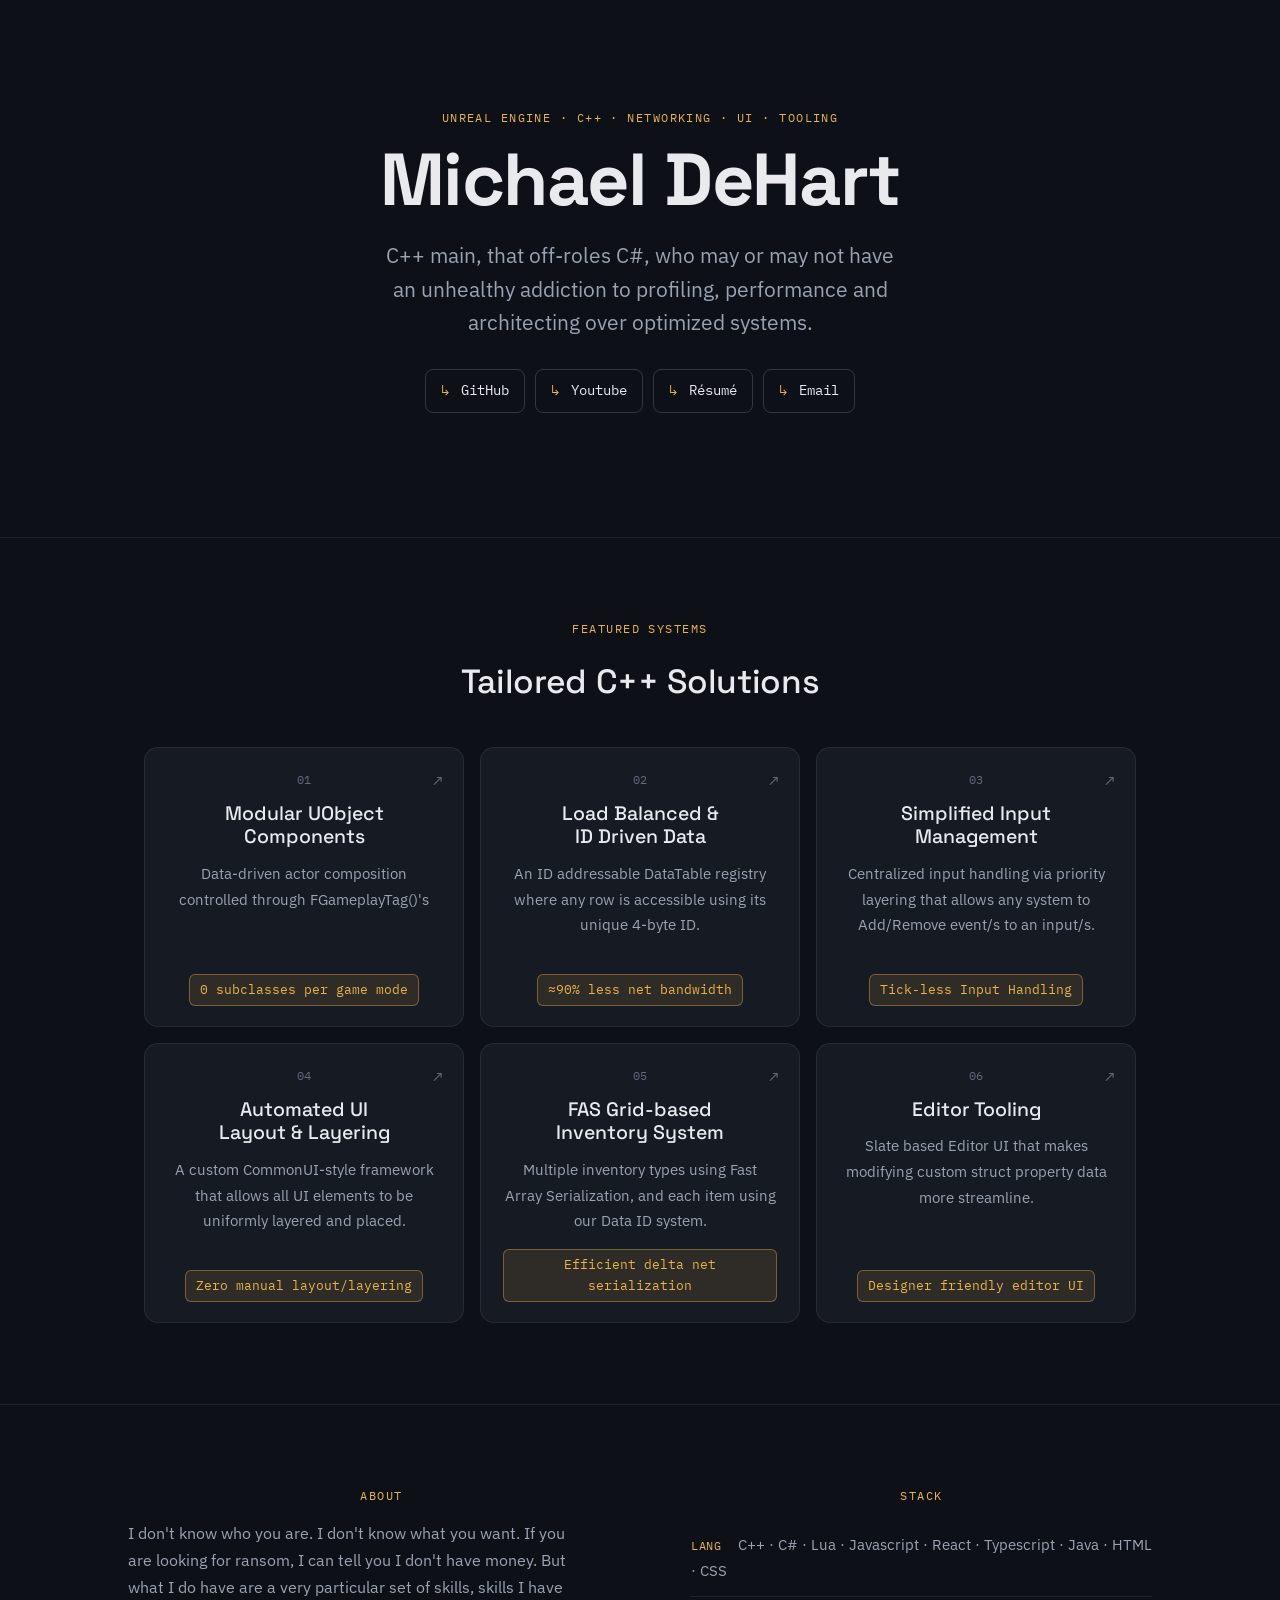
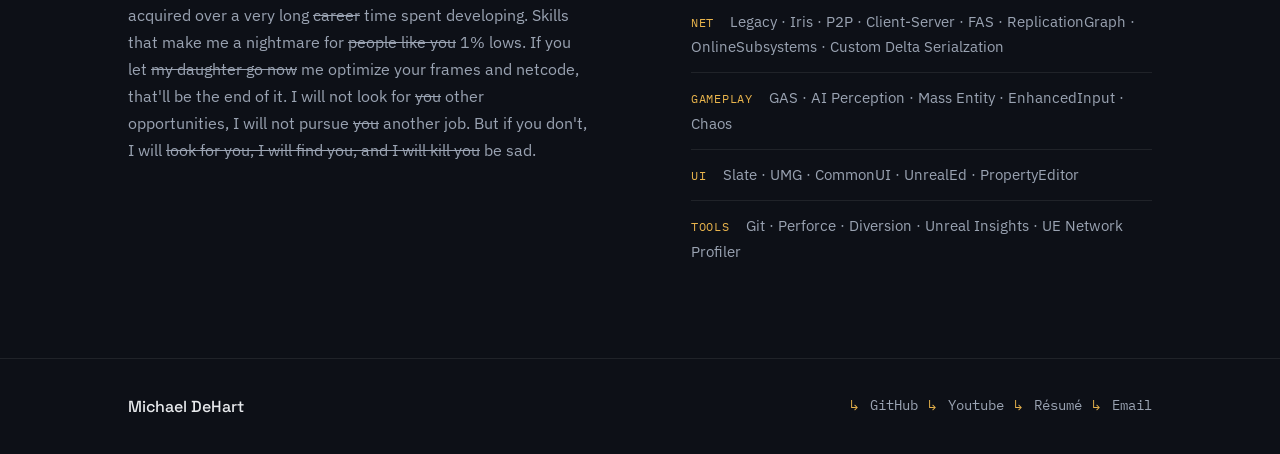
<file: index.html>
<!DOCTYPE html>
<html lang="en">
<head>
  <meta charset="UTF-8" />
  <meta name="viewport" content="width=device-width, initial-scale=1.0" />
  <title>Michael DeHart - UE C++ Dev</title>
  <meta name="description" content="C++ systems programmer specializing in Unreal Engine." />
  <link rel="preconnect" href="https://fonts.googleapis.com" />
  <link rel="preconnect" href="https://fonts.gstatic.com" crossorigin />
  <link href="https://fonts.googleapis.com/css2?family=Space+Grotesk:wght@500;700&family=IBM+Plex+Sans:wght@400;500&family=IBM+Plex+Mono:wght@400;500&display=swap" rel="stylesheet" />
  <link rel="stylesheet" href="styles.css" />
</head>
<body>
  <a class="skip-link" href="#systems">Skip to systems</a>

  <header class="hero">
    <div class="wrap">
      <p class="eyebrow">Unreal Engine · C++ · Networking · UI · Tooling </p>
      <h1 class="hero-title">Michael DeHart</h1>
      <p class="hero-lede">
        C++ main, that off-roles C#, who may or may not have an unhealthy addiction to profiling, performance and architecting over optimized systems.
      </p>

      <nav class="links" aria-label="Profile links">
        <a href="https://github.com/NorthRockStudios"><span class="mono">↳</span> GitHub</a>
        <a href="https://www.youtube.com/@NorthRockStudios"><span class="mono">↳</span> Youtube</a>
        <a href="resume.html"><span class="mono">↳</span> Résumé</a>
        <a href="mailto:MikeDehart95@gmail.com"><span class="mono">↳</span> Email</a>
      </nav>

      <!-- Signature: the wire motif — heavy reference vs. the 4-byte handle -->
      <!-- <figure class="wire" aria-label="Bandwidth comparison: a full object reference is 50 or more bytes on the wire; the custom handle is 4 bytes.">
        <div class="wire-row is-old">
          <span class="wire-label mono">soft object path</span>
          <span class="bytes" aria-hidden="true">
            <i></i><i></i><i></i><i></i><i></i><i></i><i></i><i></i><i></i><i></i><i></i><i></i>
          </span>
          <span class="wire-size mono">≈ [50]+ bytes</span>
        </div>
        <div class="wire-row is-new">
          <span class="wire-label mono">custom handle</span>
          <span class="bytes" aria-hidden="true">
            <i class="on"></i><i class="on"></i><i class="on"></i><i class="on"></i>
          </span>
          <span class="wire-size mono">4 bytes</span>
        </div>
      </figure> -->
    </div>
  </header>

  <main>
    <section id="systems" class="section">
      <div class="wrap">
        <p class="eyebrow">Featured systems</p>
        <h2 class="section-title">Tailored C++ Solutions</h2>
        <div class="grid" id="grid"><!-- cards injected by app.js --></div>
      </div>
    </section>

    <section id="about" class="section section--about">
      <div class="wrap about-grid">
        <div>
          <p class="eyebrow">About</p>
          <!-- <h2 class="section-title">A promise</h2> -->
          <p class="prose">
            I don't know who you are. I don't know what you want. If you are looking for ransom, I can tell you I don't have money. 
            But what I do have are a very particular set of skills, skills I have acquired over a very long <s>career</s> time spent developing. 
            Skills that make me a nightmare for <s>people like you</s> 1% lows. If you let <s>my daughter go now</s> me optimize your frames and netcode, 
            that'll be the end of it. I will not look for <s>you</s> other opportunities, I will not pursue <s>you</s> another job. 
            But if you don't, I will <s>look for you, I will find you, and I will kill you</s> be sad.
          </p>
        </div>
        <div>
          <p class="eyebrow">Stack</p>
          <ul class="stack">
            <li><span class="mono">lang</span> C++ · C# · Lua · Javascript · React · Typescript · Java · HTML · CSS </li>
            <li><span class="mono">net</span> Legacy · Iris · P2P · Client-Server · FAS · ReplicationGraph · OnlineSubsystems · Custom Delta Serialzation </li>
            <li><span class="mono">gameplay</span> GAS · AI Perception · Mass Entity · EnhancedInput · Chaos </li>
            <li><span class="mono">ui</span> Slate · UMG · CommonUI · UnrealEd · PropertyEditor </li>
            <li><span class="mono">tools</span> Git · Perforce · Diversion · Unreal Insights · UE Network Profiler </li>
          </ul>
        </div>
      </div>
    </section>
  </main>

  <footer class="footer">
    <div class="wrap footer-grid">
      <p class="footer-name">Michael DeHart</p>
      <nav class="links links--footer" aria-label="Footer links">
        <a href="https://github.com/NorthRockStudios"><span class="mono">↳</span> GitHub</a>
        <a href="https://www.youtube.com/@NorthRockStudios"><span class="mono">↳</span> Youtube</a>
        <a href="resume.html"><span class="mono">↳</span> Résumé</a>
        <a href="mailto:MikeDehart95@gmail.com"><span class="mono">↳</span> Email</a>
      </nav>
    </div>
  </footer>

  <!-- Modal root -->
  <div class="modal" id="modal" role="dialog" aria-modal="true" aria-labelledby="modal-title" hidden>
    <div class="modal-backdrop" data-close></div>
    <div class="modal-panel" role="document">
      <button class="modal-close" data-close aria-label="Close">✕</button>
      <div class="modal-body" id="modal-body"><!-- injected --></div>
    </div>
  </div>

  <script src="app.js"></script>
</body>
</html>
</file>
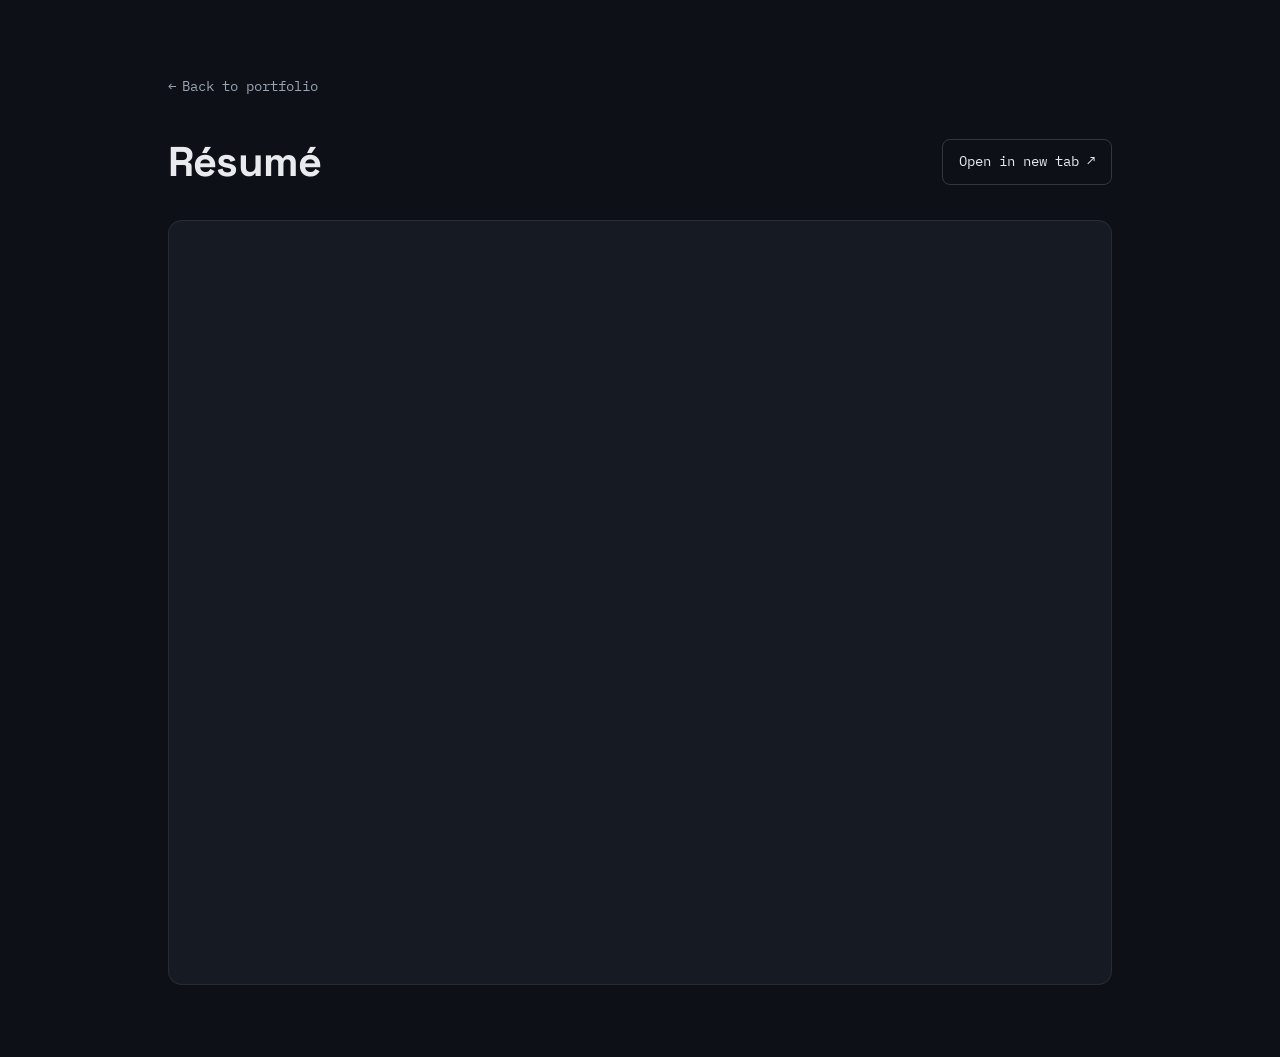
<file: resume.html>
<!DOCTYPE html>
<html lang="en">
<head>
  <meta charset="UTF-8" />
  <meta name="viewport" content="width=device-width, initial-scale=1.0" />
  <title>Michael DeHart — Résumé</title>
  <meta name="description" content="Résumé — Michael DeHart, Unreal Engine C++ / Gameplay Systems Programmer." />
  <link rel="preconnect" href="https://fonts.googleapis.com" />
  <link rel="preconnect" href="https://fonts.gstatic.com" crossorigin />
  <link href="https://fonts.googleapis.com/css2?family=Space+Grotesk:wght@500;700&family=IBM+Plex+Sans:wght@400;500&family=IBM+Plex+Mono:wght@400;500&display=swap" rel="stylesheet" />
  <link rel="stylesheet" href="styles.css" />
  <style>
    .resume-page { max-width: 1000px; margin: 0 auto; padding: clamp(40px, 8vh, 80px) 28px; }
    .resume-back {
      display: inline-flex; align-items: center; gap: 6px;
      font-family: var(--font-mono); font-size: 14px; color: var(--text-dim);
      margin-bottom: 28px;
    }
    .resume-back:hover { color: var(--amber); }
    .resume-bar {
      display: flex; align-items: center; justify-content: space-between;
      gap: 20px; flex-wrap: wrap; margin-bottom: 22px;
    }
    .resume-bar h1 {
      font-family: var(--font-display); font-weight: 700;
      font-size: clamp(1.8rem, 4vw, 2.6rem); letter-spacing: -0.02em; margin: 0;
    }
    .resume-actions { display: flex; gap: 10px; flex-wrap: wrap; }
    .btn {
      font-family: var(--font-mono); font-size: 14px; cursor: pointer;
      padding: 10px 16px; border-radius: 8px; text-decoration: none;
      border: 1px solid var(--line-strong); color: var(--text);
      transition: border-color 0.18s ease, color 0.18s ease, background 0.18s ease;
    }
    .btn:hover { border-color: var(--amber-line); color: var(--amber); background: var(--amber-tint); }
    .btn--primary { background: var(--amber); color: var(--ink); border-color: var(--amber); font-weight: 500; }
    .btn--primary:hover { background: #f0c46a; color: var(--ink); }
    .resume-viewer {
      border: 1px solid var(--line); border-radius: 14px; overflow: hidden;
      background: var(--panel); height: 85vh; min-height: 560px;
    }
    .resume-viewer iframe { width: 100%; height: 100%; border: 0; display: block; }
    .resume-fallback {
      display: none; padding: 40px 24px; text-align: center; color: var(--text-dim);
      font-size: 0.95rem; line-height: 1.7;
    }
    /* On small screens, inline PDF viewers are unreliable — hide the frame, show the buttons + note */
    @media (max-width: 640px) {
      .resume-viewer { height: auto; min-height: 0; }
      .resume-viewer iframe { display: none; }
      .resume-fallback { display: block; }
    }
  </style>
</head>
<body>
  <div class="resume-page">
    <a class="resume-back" href="index.html"><span class="mono">←</span> Back to portfolio</a>

    <div class="resume-bar">
      <h1>Résumé</h1>
      <div class="resume-actions">
        <a class="btn" href="MichaelDeHartResume.pdf" target="_blank" rel="noopener">Open in new tab ↗</a>
      </div>
    </div>

    <div class="resume-viewer">
      <iframe src="MichaelDeHartResume.pdf#view=FitH&toolbar=1" title="[Your Name] résumé"></iframe>
      <div class="resume-fallback">
        Your device may not preview PDFs inline.<br />
        Use <strong>Open in new tab</strong> or <strong>Download PDF</strong> above to view it.
      </div>
    </div>
  </div>
</body>
</html>
</file>
<file: styles.css>
:root {
  --ink: #0d1017;
  --panel: #151a23;
  --panel-2: #1b212c;
  --line: rgba(255, 255, 255, 0.08);
  --line-strong: rgba(255, 255, 255, 0.16);
  --text: #e8eaed;
  --text-dim: #9aa3b2;
  --text-mute: #626c7d;
  --amber: #e9b44c;
  --amber-tint: rgba(233, 180, 76, 0.12);
  --amber-line: rgba(233, 180, 76, 0.4);
  --font-display: "Space Grotesk", system-ui, sans-serif;
  --font-body: "IBM Plex Sans", system-ui, sans-serif;
  --font-mono: "IBM Plex Mono", ui-monospace, monospace;
  --maxw: 1080px;
}

* { box-sizing: border-box; }

html { scroll-behavior: smooth; }

body {
  margin: 0;
  background: var(--ink);
  color: var(--text);
  font-family: var(--font-body);
  font-size: 16px;
  line-height: 1.7;
  -webkit-font-smoothing: antialiased;
}

.wrap { max-width: var(--maxw); margin: 0 auto; padding: 0 28px; }

a { color: var(--amber); text-decoration: none; }

.skip-link {
  position: absolute; left: -999px; top: 0; z-index: 10;
  background: var(--amber); color: var(--ink); padding: 10px 16px;
  border-radius: 0 0 8px 0; font-family: var(--font-mono); font-size: 13px;
}
.skip-link:focus { left: 0; }

.eyebrow {
  font-family: var(--font-mono); font-size: 12px; letter-spacing: 0.12em;
  text-transform: uppercase; color: var(--amber); margin: 0 0 14px;
}

.mono { font-family: var(--font-mono); }

/* ---------- Hero ---------- */
.hero { padding: clamp(64px, 12vh, 130px) 0 clamp(48px, 8vh, 90px); border-bottom: 1px solid var(--line); }

.hero .wrap { text-align: center; }
.hero .links { justify-content: center; }
.hero .hero-lede { margin-left: auto; margin-right: auto; }
.hero .wire { margin-left: auto; margin-right: auto; }

.hero-title {
  font-family: var(--font-display); font-weight: 700;
  font-size: clamp(2.6rem, 7vw, 4.6rem); line-height: 1.02;
  letter-spacing: -0.02em; margin: 0 0 22px;
}

.hero-lede {
  font-size: clamp(1.05rem, 2vw, 1.3rem); color: var(--text-dim);
  max-width: 40ch; margin: 0 0 30px; line-height: 1.6;
}

.links { display: flex; flex-wrap: wrap; gap: 10px; margin-bottom: 52px; }
.links a {
  font-family: var(--font-mono); font-size: 14px; color: var(--text);
  border: 1px solid var(--line-strong); padding: 9px 15px; border-radius: 8px;
  transition: border-color 0.18s ease, color 0.18s ease, background 0.18s ease;
}
.links a:hover { border-color: var(--amber-line); color: var(--amber); background: var(--amber-tint); }
.links a .mono { color: var(--amber); margin-right: 4px; }

/* Wire signature */
.wire {
  margin: 0; padding: 22px; border: 1px solid var(--line);
  border-radius: 12px; background: var(--panel); max-width: 560px;
}
.wire-row { display: flex; align-items: center; gap: 16px; padding: 7px 0; }
.wire-label { font-size: 12px; color: var(--text-mute); width: 118px; flex-shrink: 0; }
.wire-size { font-size: 13px; margin-left: auto; }
.bytes { display: flex; gap: 3px; flex-wrap: wrap; }
.bytes i {
  width: 13px; height: 13px; border-radius: 2px;
  background: rgba(255, 255, 255, 0.09); display: block;
}
.is-old .wire-size { color: var(--text-mute); text-decoration: line-through; }
.is-new .wire-label { color: var(--amber); }
.is-new .wire-size { color: var(--amber); }
.bytes i.on { background: var(--amber); box-shadow: 0 0 10px rgba(233, 180, 76, 0.5); }

/* ---------- Sections ---------- */
.section { padding: clamp(56px, 9vh, 96px) 0; }
.section-title {
  font-family: var(--font-display); font-weight: 500;
  font-size: clamp(1.5rem, 3.4vw, 2.1rem); letter-spacing: -0.01em;
  margin: 0 0 36px; max-width: 24ch;
}

.section-title,
.section .eyebrow { text-align: center; }
.section-title { margin-left: auto; margin-right: auto; }

/* ---------- Grid ---------- */
.grid {
  display: grid; grid-template-columns: repeat(auto-fill, minmax(280px, 1fr));
  gap: 16px;
}
.card {
  position: relative; text-align: left; cursor: pointer;
  background: var(--panel); border: 1px solid var(--line); border-radius: 14px;
  padding: 22px 22px 20px; color: inherit; font: inherit;
  display: flex; flex-direction: column; gap: 12px; min-height: 210px;
  transition: transform 0.18s ease, border-color 0.18s ease, background 0.18s ease;
}
.card:hover, .card:focus-visible {
  transform: translateY(-3px); border-color: var(--amber-line);
  background: var(--panel-2); outline: none;
}
.card:focus-visible { box-shadow: 0 0 0 2px var(--amber-line); }
.card-index { font-family: var(--font-mono); font-size: 12px; color: var(--text-mute); }
.card-title { font-family: var(--font-display); font-weight: 500; font-size: 1.22rem; line-height: 1.2; margin: 0; }
.card-tag { font-size: 0.95rem; color: var(--text-dim); margin: 0; flex-grow: 1; }
.card-stat {
  font-family: var(--font-mono); font-size: 12.5px; color: var(--amber);
  background: var(--amber-tint); border: 1px solid var(--amber-line);
  align-self: flex-start; padding: 4px 10px; border-radius: 6px;
}
.card-arrow {
  position: absolute; top: 20px; right: 20px; color: var(--text-mute);
  font-family: var(--font-mono); transition: color 0.18s ease, transform 0.18s ease;
}
.card:hover .card-arrow, .card:focus-visible .card-arrow { color: var(--amber); transform: translate(2px, -2px); }

/* ---------- About ---------- */
.section--about { border-top: 1px solid var(--line); }
.about-grid { display: grid; grid-template-columns: 1.1fr 1fr; gap: 56px; }
.prose { color: var(--text-dim); margin: 0; max-width: 46ch; }
.stack { list-style: none; margin: 0; padding: 0; }
.stack li { padding: 12px 0; border-bottom: 1px solid var(--line); color: var(--text-dim); font-size: 0.95rem; }
.stack li:last-child { border-bottom: 0; }
.stack .mono { color: var(--amber); font-size: 12px; margin-right: 12px; text-transform: uppercase; letter-spacing: 0.06em; }

/* ---------- Footer ---------- */
.footer { border-top: 1px solid var(--line); padding: 34px 0; }
.footer-grid { display: flex; justify-content: space-between; align-items: center; gap: 20px; flex-wrap: wrap; }
.footer-name { font-family: var(--font-display); font-weight: 500; margin: 0; }
.links--footer { margin: 0; }
.links--footer a { border: 0; padding: 0; color: var(--text-dim); font-size: 14px; }
.links--footer a:hover { color: var(--amber); background: none; }

/* ---------- Modal ---------- */
.modal { position: fixed; inset: 0; z-index: 50; display: flex; align-items: center; justify-content: center; padding: 24px; }
.modal[hidden] { display: none; }
.modal-backdrop { position: absolute; inset: 0; background: rgba(6, 8, 12, 0.78); backdrop-filter: blur(3px); }
.modal-panel {
  position: relative; z-index: 1; width: min(760px, 100%); max-height: 88vh; overflow-y: auto;
  background: var(--panel); border: 1px solid var(--line-strong); border-radius: 16px;
  padding: 34px; animation: pop 0.2s ease;
}
@keyframes pop { from { opacity: 0; transform: translateY(10px) scale(0.99); } to { opacity: 1; transform: none; } }
.modal-close {
  position: absolute; top: 16px; right: 16px; width: 34px; height: 34px;
  background: transparent; border: 1px solid var(--line-strong); border-radius: 8px;
  color: var(--text-dim); font-size: 14px; cursor: pointer; line-height: 1;
  transition: color 0.15s ease, border-color 0.15s ease;
}
.modal-close:hover { color: var(--amber); border-color: var(--amber-line); }

.modal-index { font-family: var(--font-mono); font-size: 12px; color: var(--amber); letter-spacing: 0.1em; text-transform: uppercase; }
.modal-title { font-family: var(--font-display); font-weight: 500; font-size: 1.7rem; margin: 8px 0 18px; letter-spacing: -0.01em; }
.modal-video { aspect-ratio: 16 / 9; width: 100%; border-radius: 10px; overflow: hidden; margin-bottom: 24px; border: 1px solid var(--line); }
.modal-video iframe { width: 100%; height: 100%; border: 0; display: block; }
.modal-video-placeholder {
  width: 100%; height: 100%; display: flex; flex-direction: column; align-items: center; justify-content: center;
  gap: 8px; background: var(--ink); color: var(--text-mute); font-family: var(--font-mono); font-size: 13px; text-align: center; padding: 20px;
}
.modal h4 { font-family: var(--font-mono); font-size: 12px; letter-spacing: 0.08em; text-transform: uppercase; color: var(--amber); margin: 22px 0 8px; }
.modal p { color: var(--text-dim); margin: 0 0 6px; }
.modal-tags { display: flex; flex-wrap: wrap; gap: 8px; margin-top: 24px; }
.modal-tags span { font-family: var(--font-mono); font-size: 12px; color: var(--text-dim); border: 1px solid var(--line-strong); padding: 4px 10px; border-radius: 6px; }
.modal-source { display: inline-block; margin-top: 24px; font-family: var(--font-mono); font-size: 14px; }

@media (max-width: 720px) {
  .about-grid { grid-template-columns: 1fr; gap: 36px; }
  .modal-panel { padding: 24px; }
  .wire-label { width: 96px; }
}

@media (prefers-reduced-motion: reduce) {
  *, *::before, *::after { animation-duration: 0.001ms !important; transition-duration: 0.001ms !important; scroll-behavior: auto !important; }
}

/* --- Uniform, centered cards --- */
.grid {
  display: flex;
  flex-wrap: wrap;
  justify-content: center;   /* centers any partial last row */
}
.card {
  flex: 0 1 320px;           /* fixed ~300px wide; shrinks on small screens */
  height: 280px;             /* same height for every card */
  text-align: center;        /* center the text */
  align-items: center;       /* center the card's contents horizontally */
}
.card-stat {
  align-self: center;        /* the stat badge was pinned left — center it */
}
</file>
